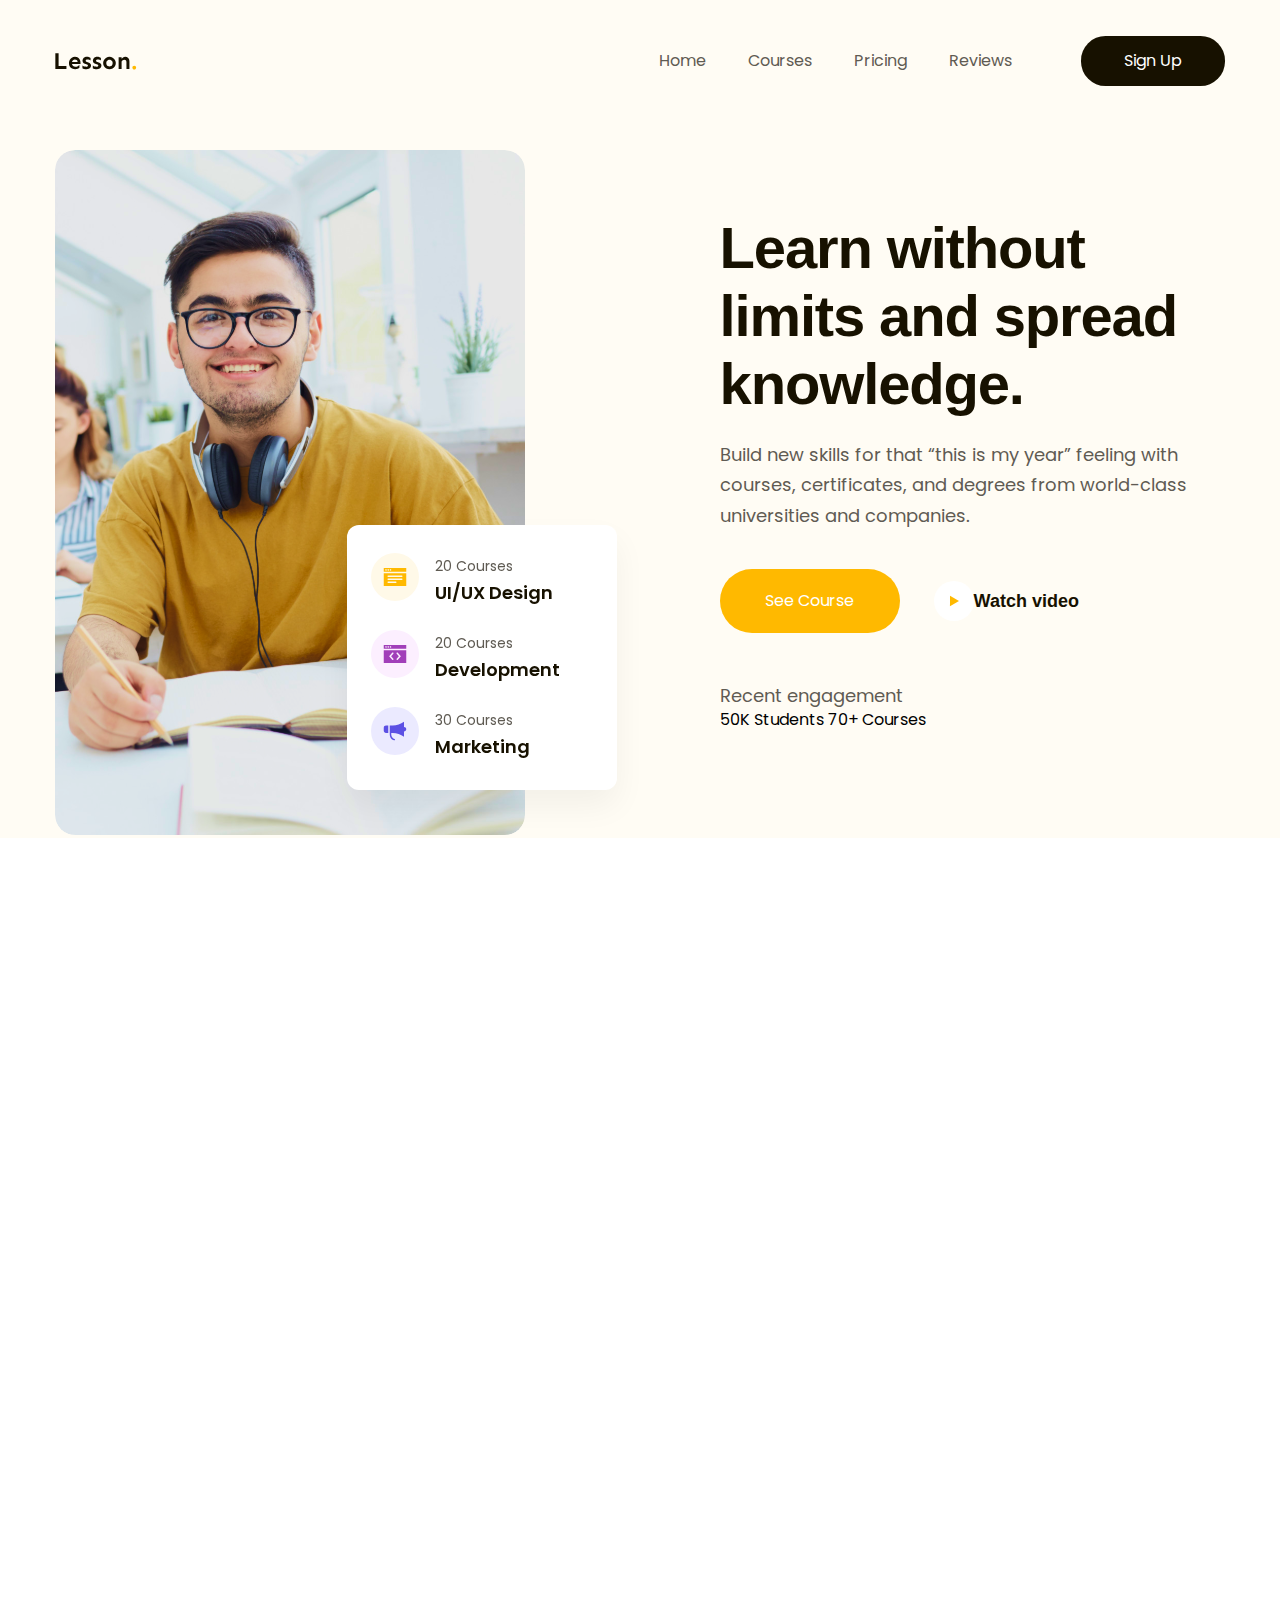
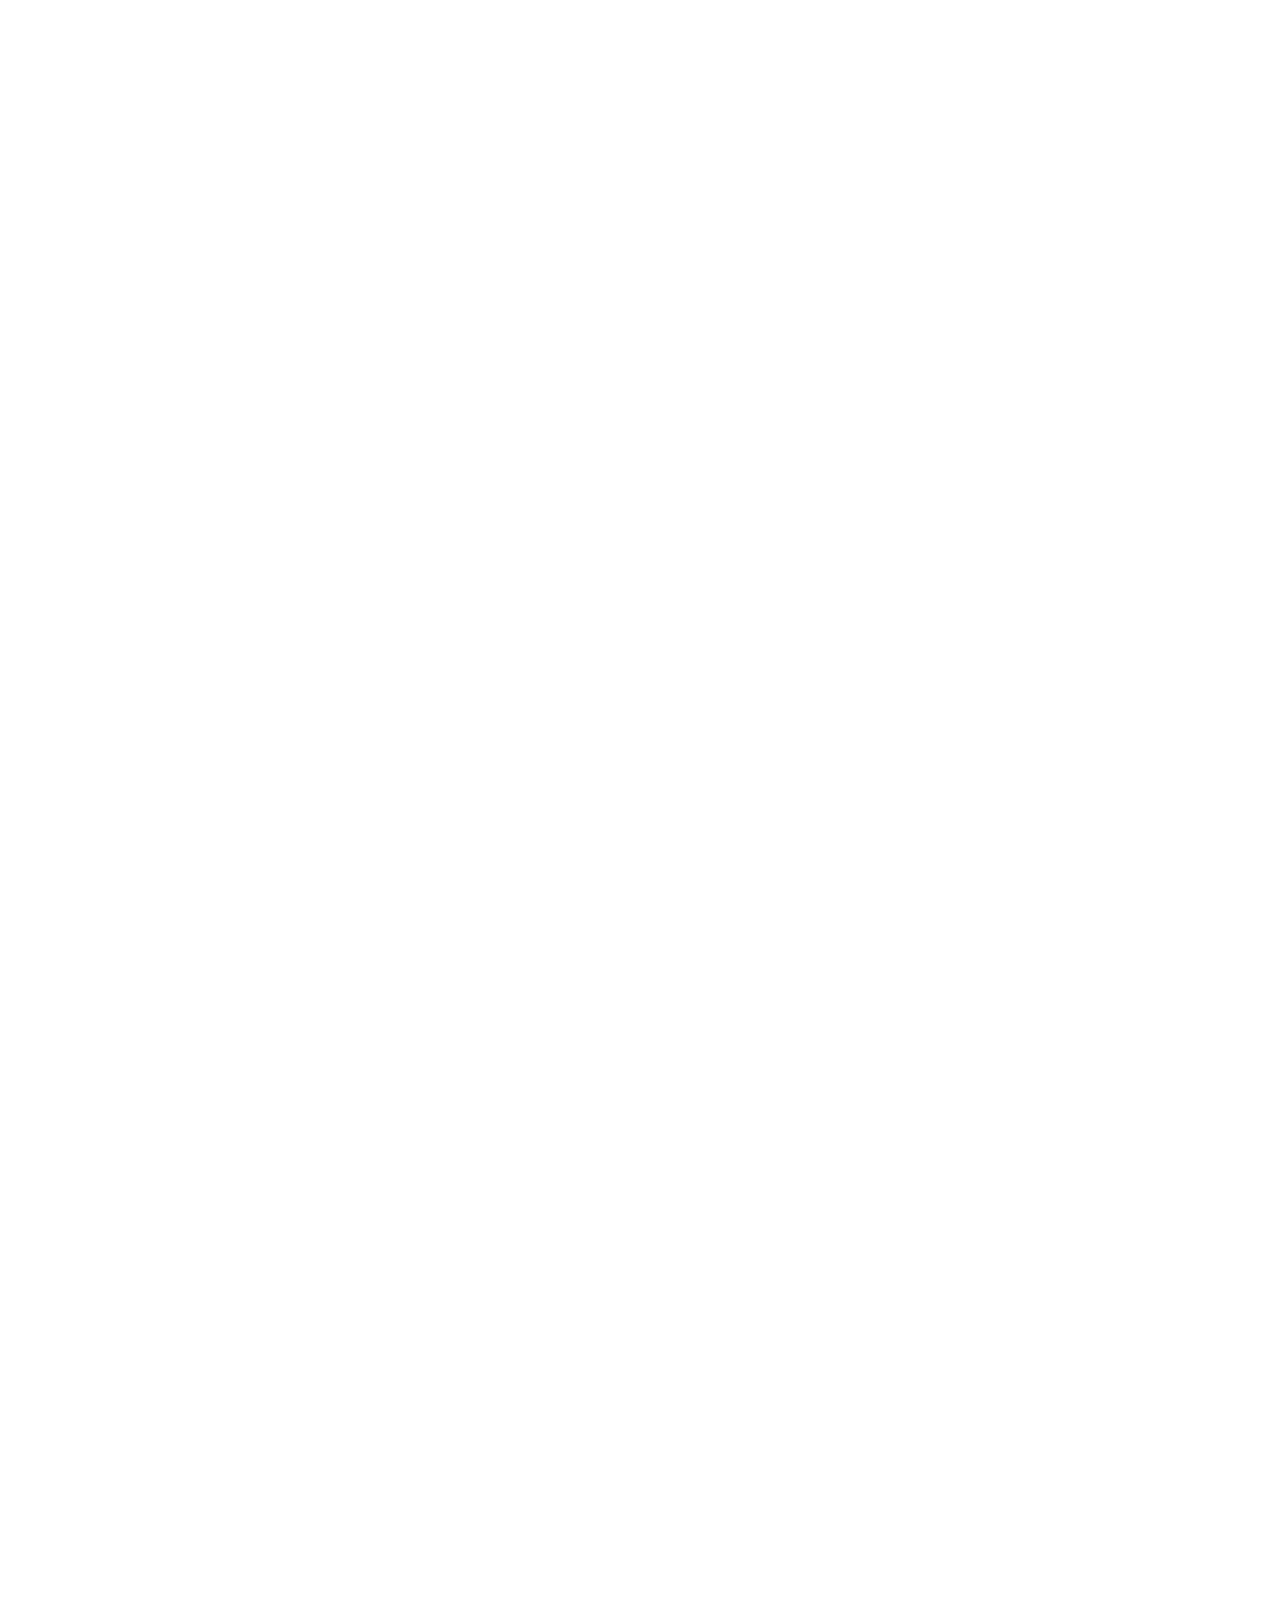
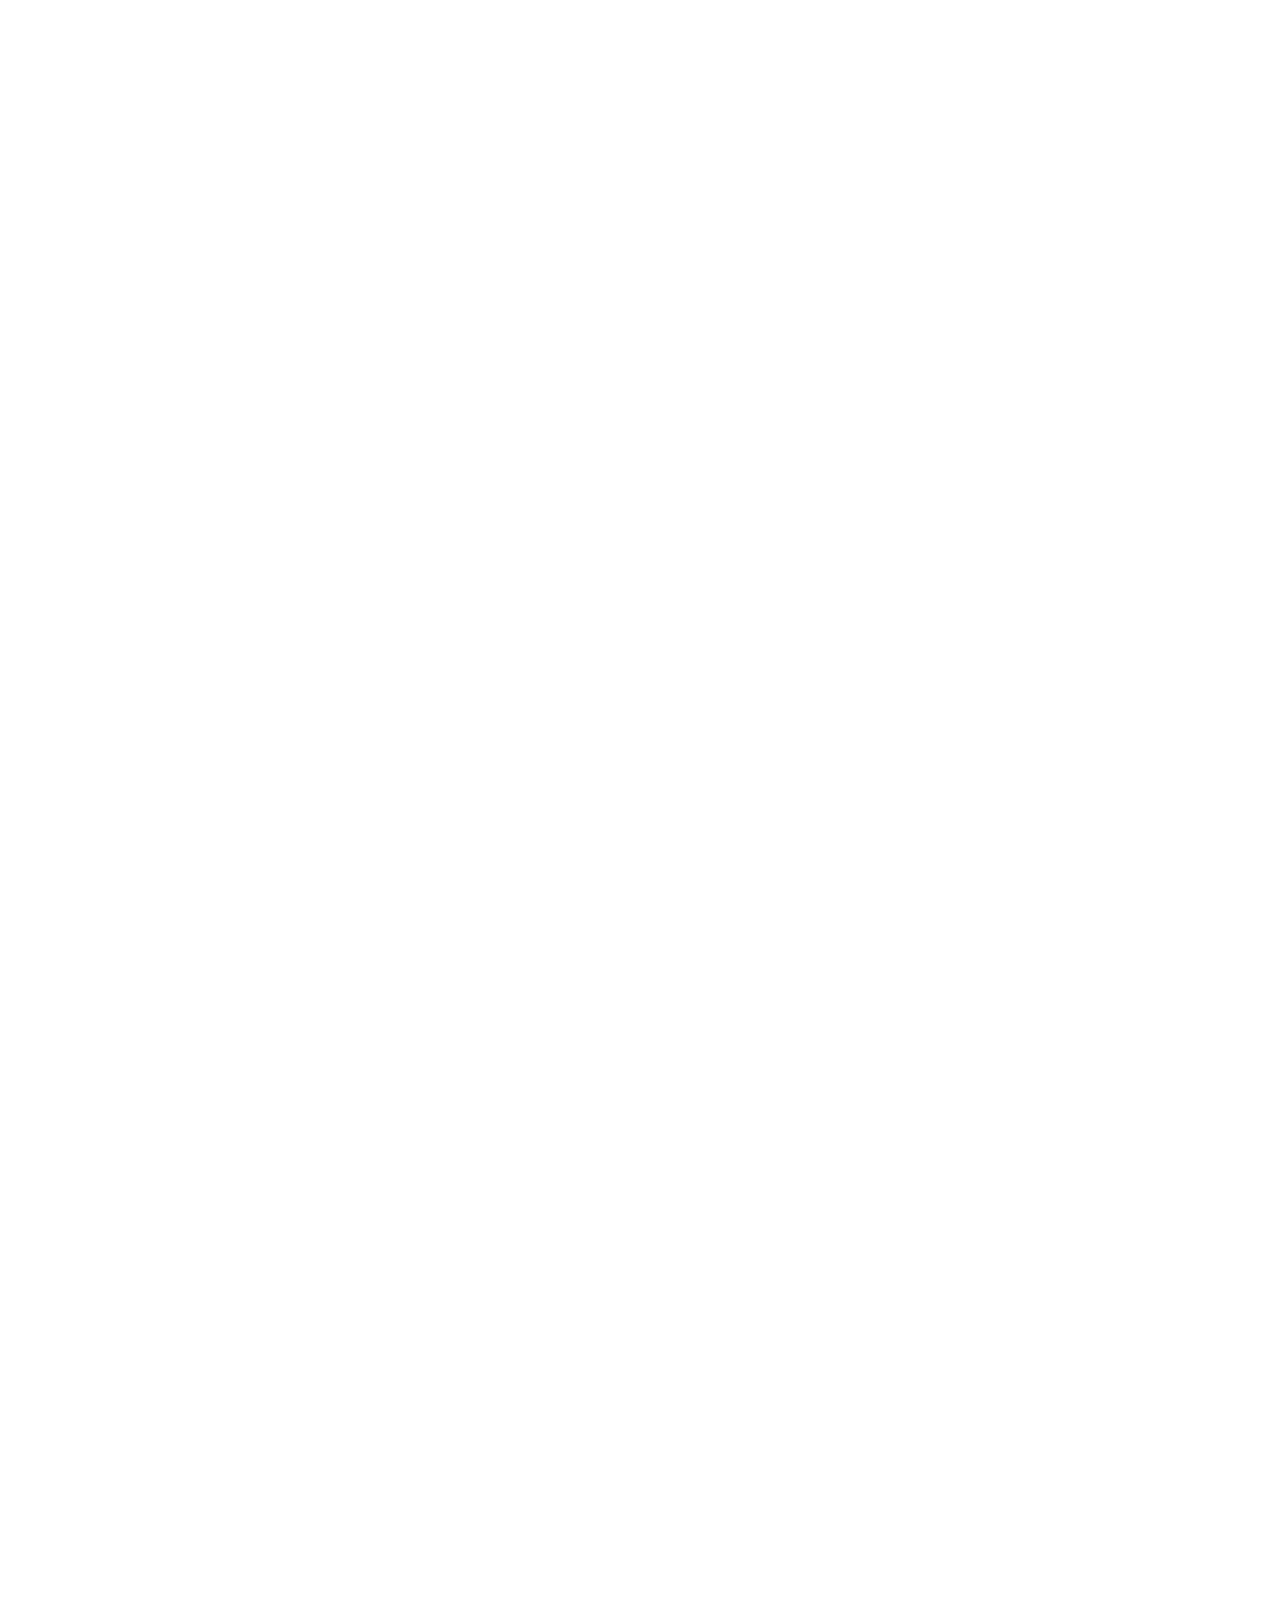
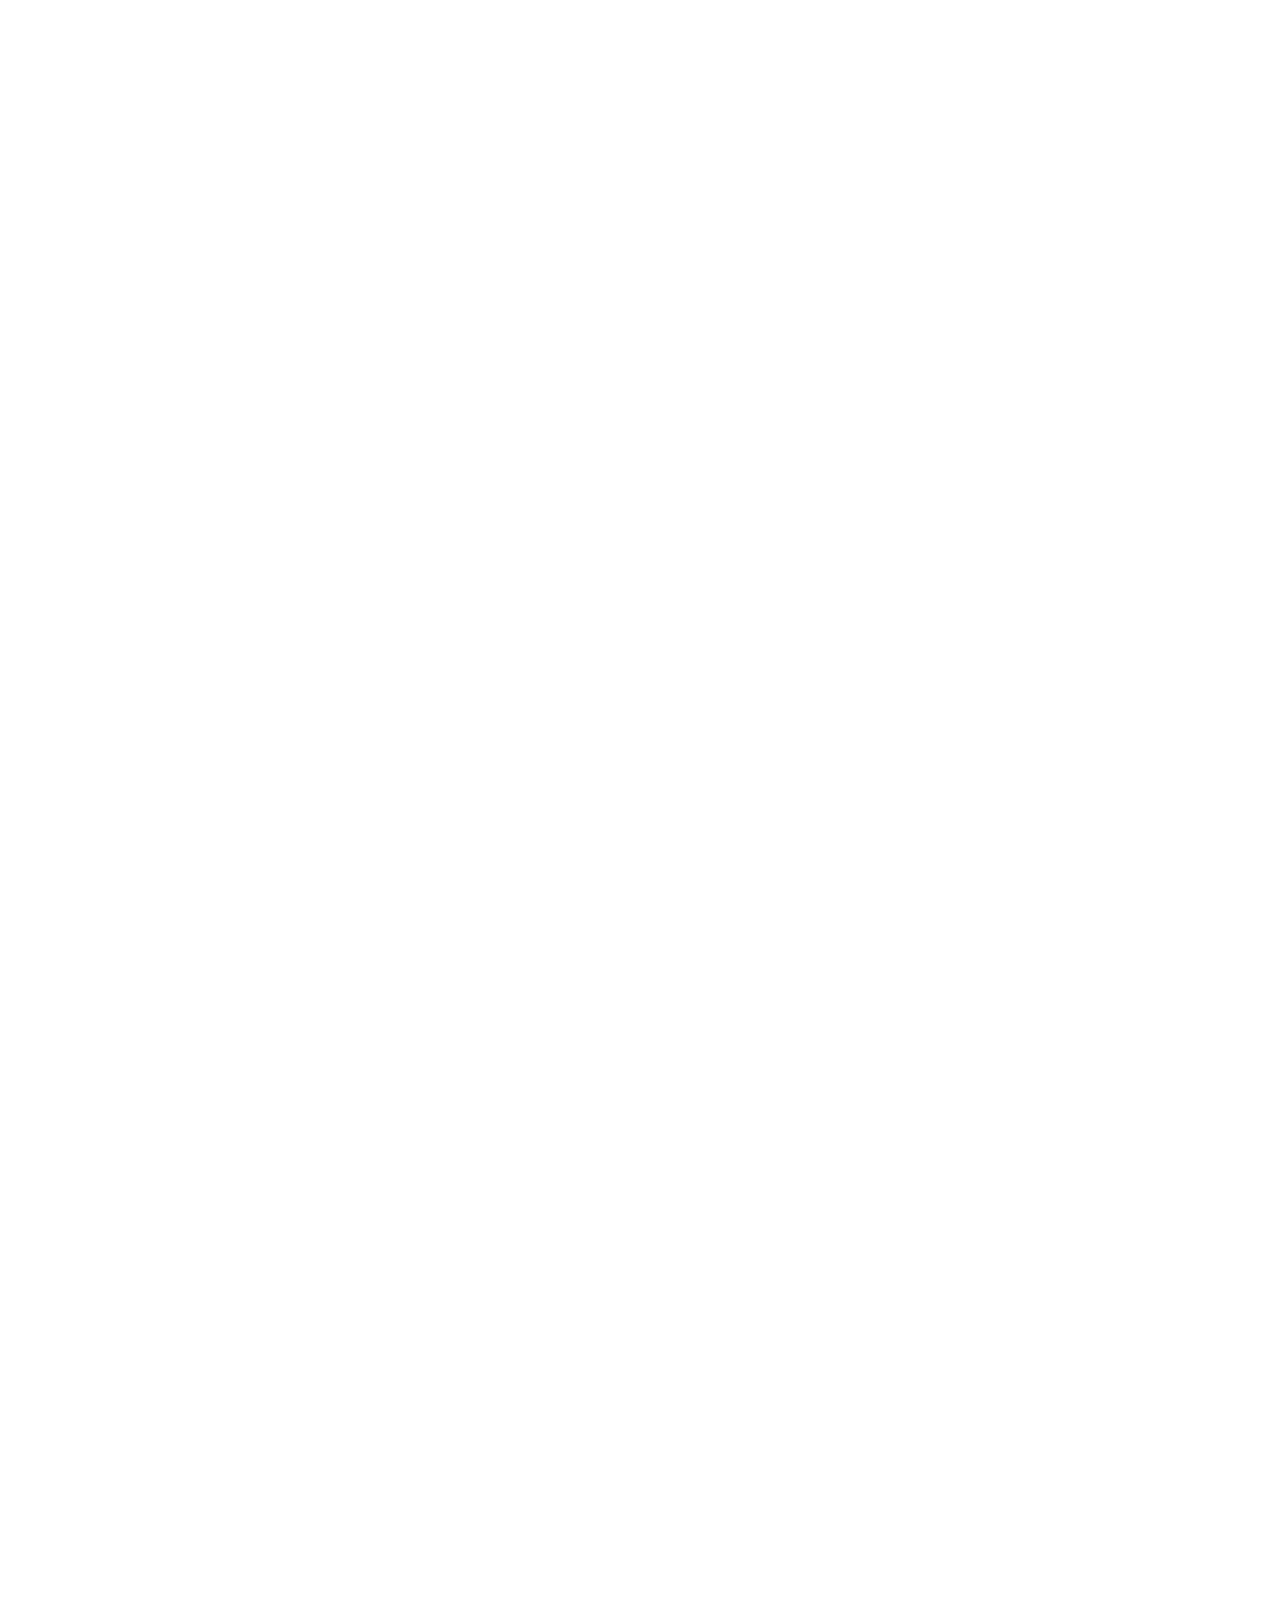
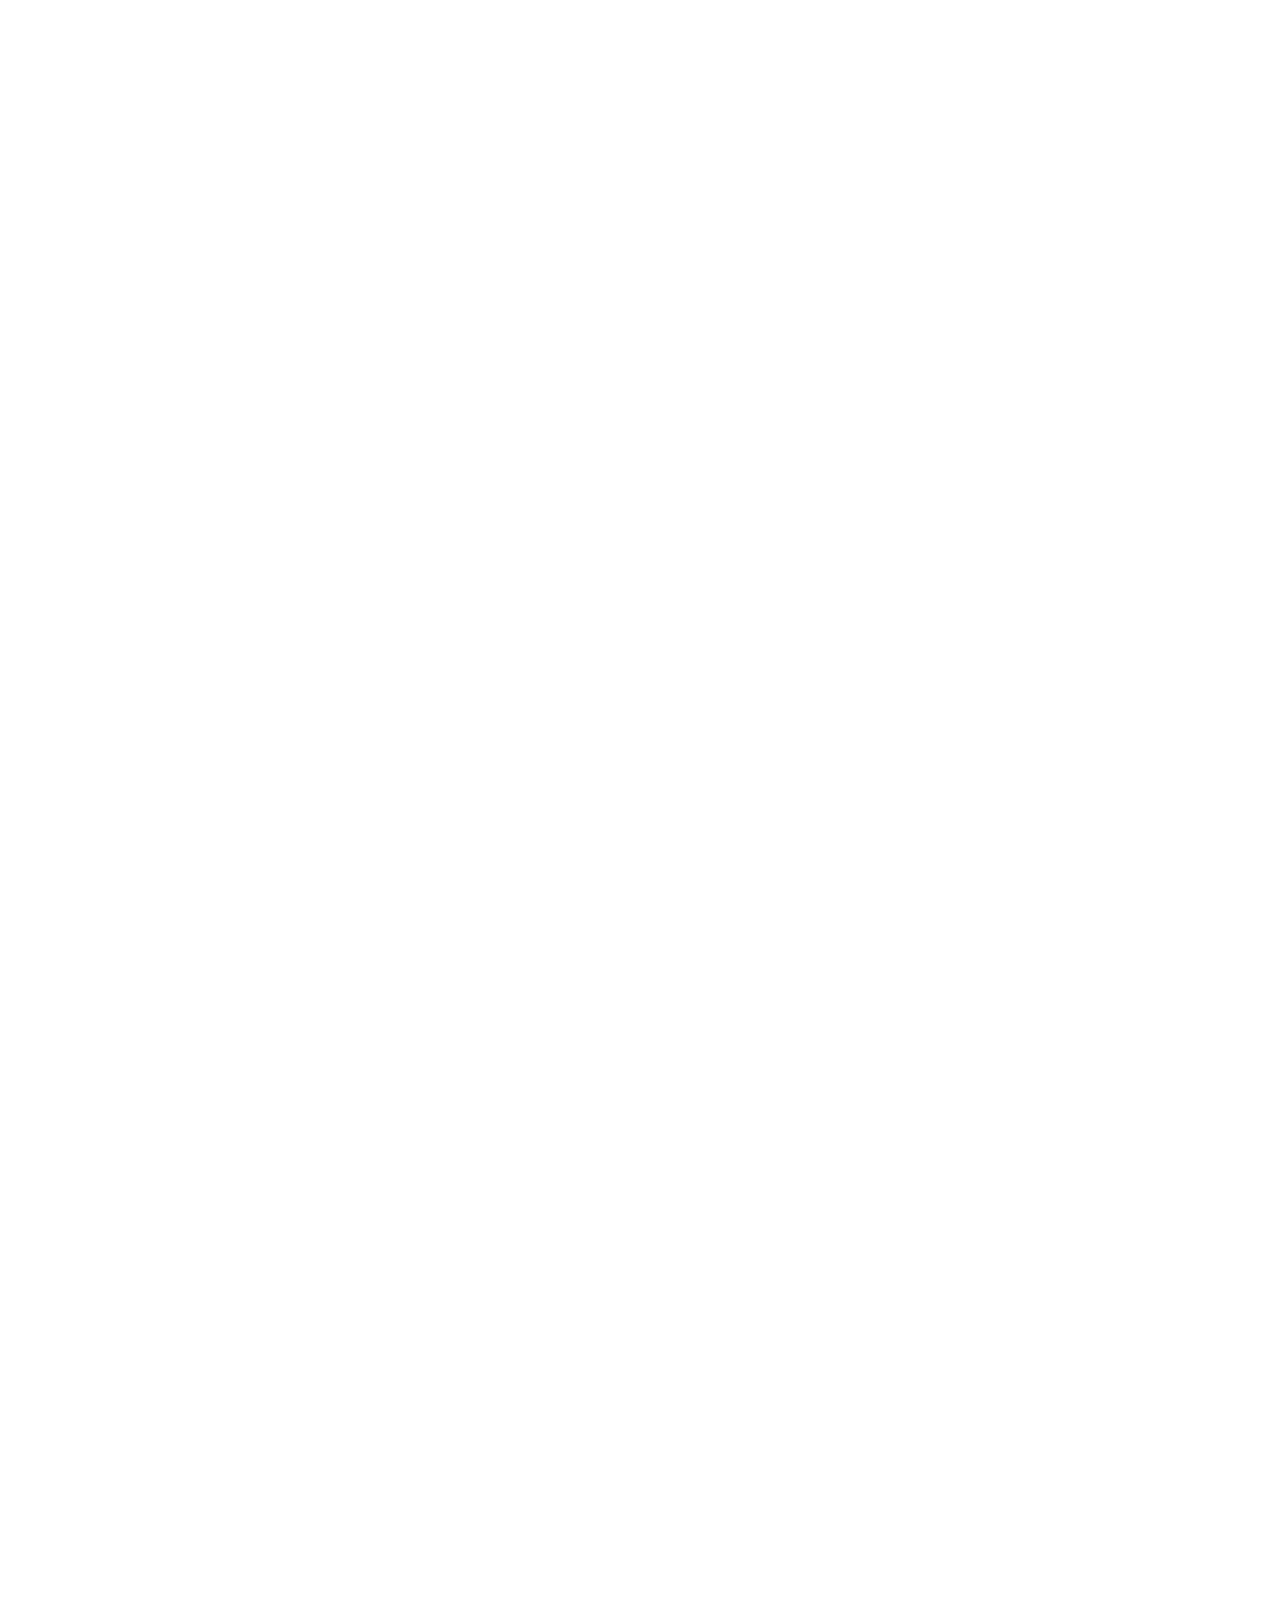
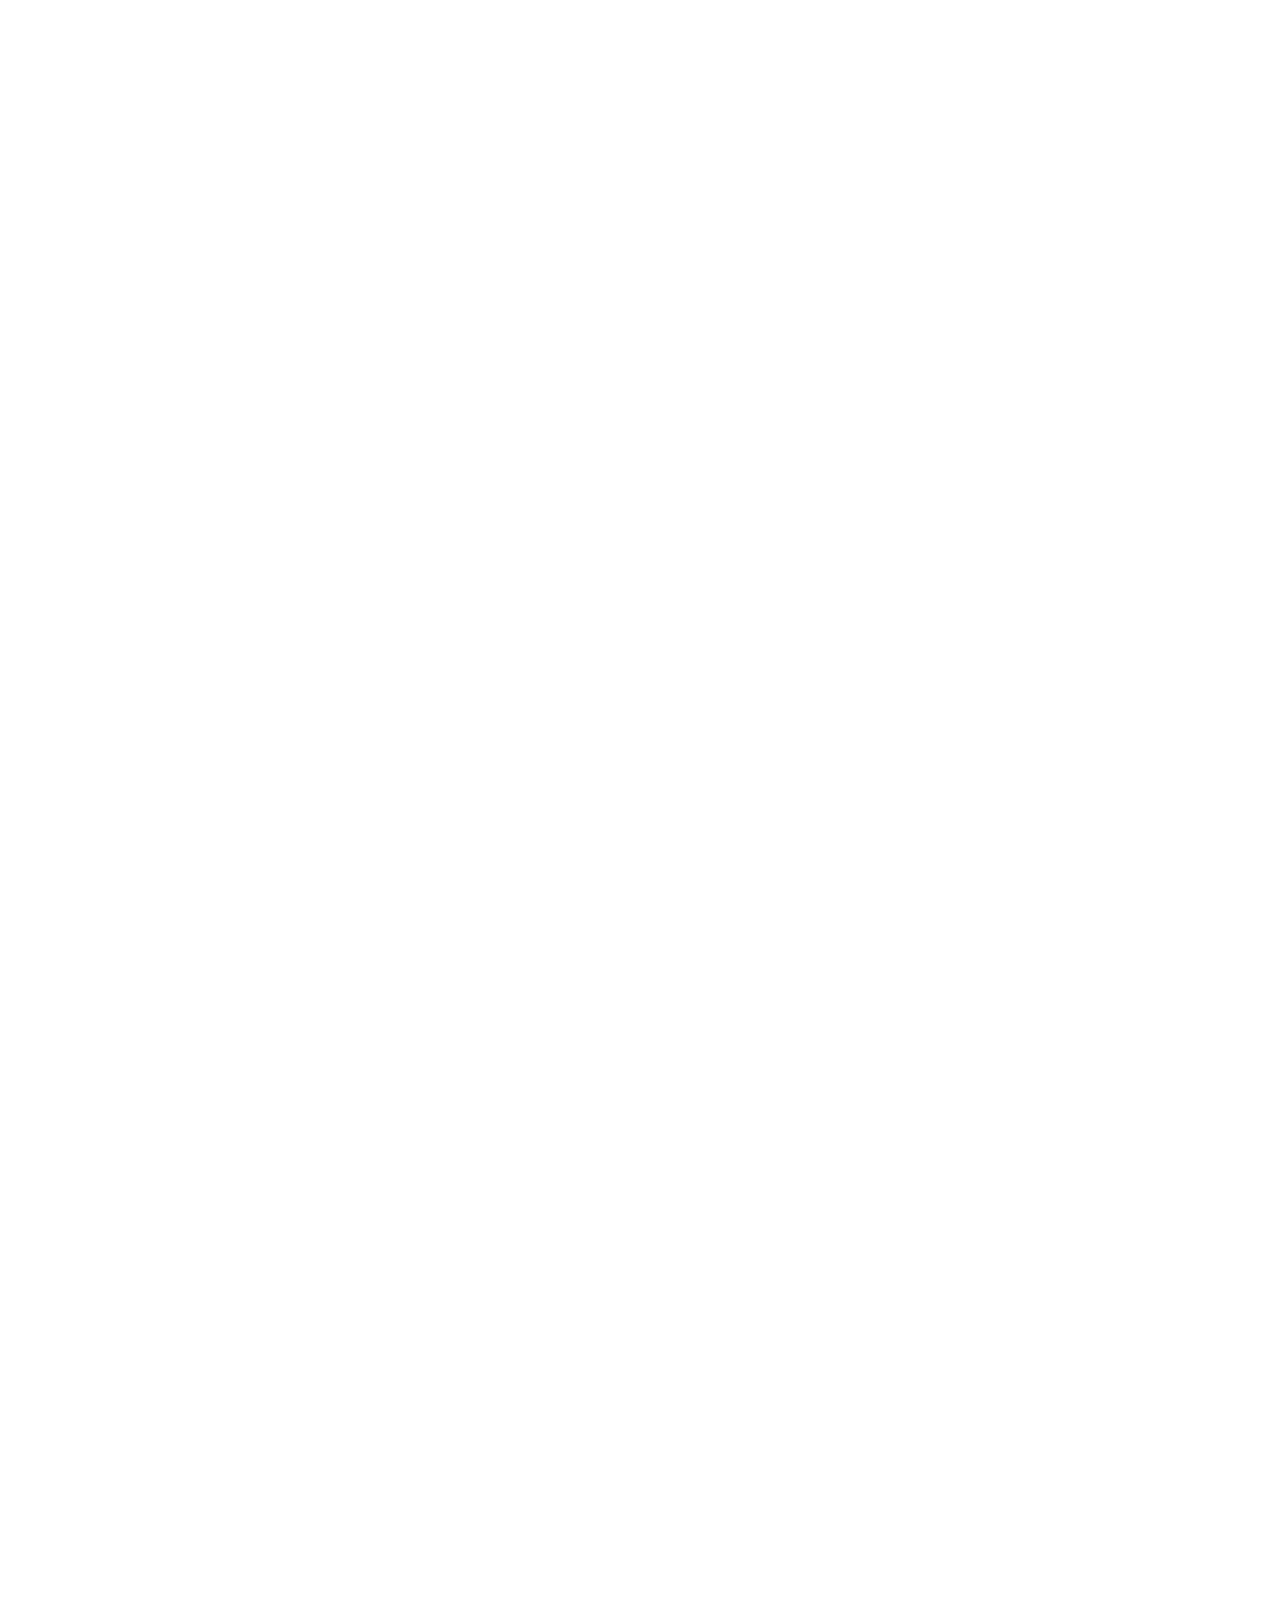
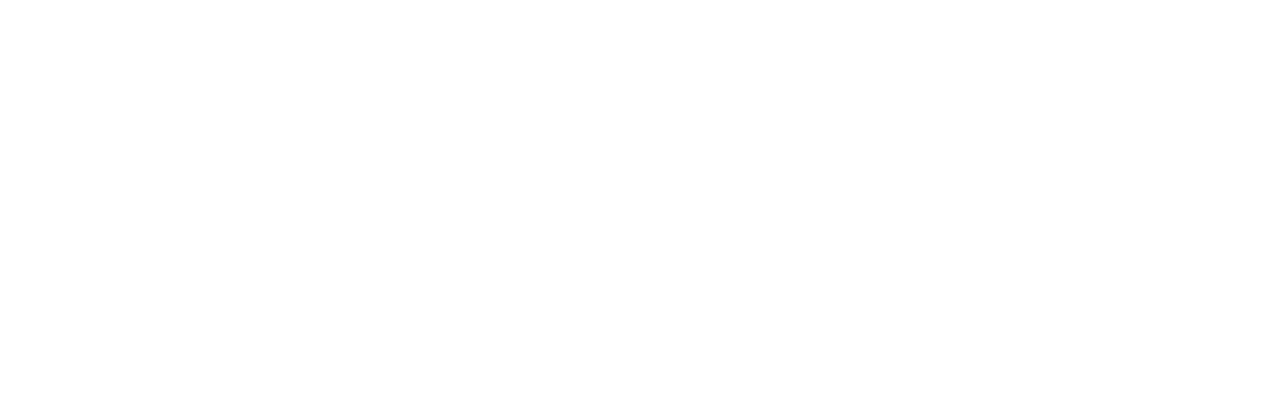
<file: index.html>
<!DOCTYPE html>
<html lang="en">
  <head>
    <meta charset="UTF-8" />
    <meta name="viewport" content="width=device-width, initial-scale=1.0" />
    <title>Project02</title>
    <!-- Reset css -->
    <link rel="stylesheet" href="./assets/css/reset.css" />

    <!-- Styles -->
    <link rel="stylesheet" href="./assets/css/styles.css" />

    <!-- Font -->
    <link rel="preconnect" href="https://fonts.googleapis.com" />
    <link rel="preconnect" href="https://fonts.gstatic.com" crossorigin />
    <link
      href="https://fonts.googleapis.com/css2?family=Poppins:ital,wght@0,400;0,500;0,600;0,700;1,400&family=Sen:wght@700&display=swap"
      rel="stylesheet"
    />
  </head>
  <body>
    <main style="height: 10000px">
      <!-- Header -->
      <header class="header fixed">
        <div class="main-content">
          <nav class="navbar">
            <!-- logo -->
            <img src="./assets/img/Logo.svg" alt="Lesson." class="Lesson" />
            <ul>
              <li class="myLink">
                <a href="#!" class="sp">Home</a>
              </li>
              <li class="myLink"><a href="#!" class="sp">Courses</a></li>
              <li class="myLink"><a href="#!" class="sp">Pricing</a></li>
              <li class="myLink"><a href="#!" class="sp">Reviews</a></li>
            </ul>
            <div class="action">
              <a href="/signup.html" class="btn sign-up" target="_blank"
                >Sign Up</a
              >
            </div>
          </nav>
        </div>
      </header>
      <!-- Hero -->
      <div class="Hero">
        <div class="main-content">
          <div class="body">
            <!-- hero left -->
            <div class="media">
              <img
                src="./assets/img/media-hero.svg"
                alt="Learn without limits and spread knowledge."
                class="img"
              />
              <div class="hero-summary">
                <!-- block-note 1 -->
                <div class="block-note">
                  <!-- icon-hero -->
                  <div class="icon">
                    <img
                      src="./assets/img/icon-hero1.svg"
                      alt="icon"
                      class="icon-hero"
                    />
                  </div>
                  <!-- note-hero -->
                  <div class="info">
                    <p class="label">20 Courses</p>
                    <p class="title">UI/UX Design</p>
                  </div>
                </div>
                <!-- block-note2 -->
                <div class="block-note">
                  <!-- icon-hero -->
                  <div class="icon">
                    <img
                      src="./assets/img/icon-hero2.svg"
                      alt="icon"
                      class="icon-hero"
                    />
                  </div>
                  <!-- note-hero -->
                  <div class="info">
                    <p class="label">20 Courses</p>
                    <p class="title">Development</p>
                  </div>
                </div>
                <!-- block-note3 -->
                <div class="block-note">
                  <!-- icon-hero -->
                  <div class="icon">
                    <img
                      src="./assets/img/icon-hero3.svg"
                      alt="icon"
                      class="icon-hero"
                    />
                  </div>
                  <!-- note-hero -->
                  <div class="info">
                    <p class="label">30 Courses</p>
                    <p class="title">Marketing</p>
                  </div>
                </div>
              </div>
            </div>

            <!-- hero right -->
            <div class="content-block">
              <h1 class="">Learn without limits and spread knowledge.</h1>
              <p class="note-Learn">
                Build new skills for that “this is my year” feeling with
                courses, certificates, and degrees from world-class universities
                and companies.
              </p>
              <div class="cta-group">
                <a href="#!" class="btn course">See Course</a>
                <button class="watch">
                  <div class="icon">
                    <img
                      src="./assets/img/Polygon 2.svg"
                      alt="Watch video"
                      class="video"
                    />
                  </div>
                  <span>Watch video</span>
                </button>
              </div>
              <p class="engagement">Recent engagement</p>
              <p class="desc">
                  <strong>50K</strong> Students
                  <strong>70+</strong> Courses
              </p>
                  </div>
                </div>
              </div>
            </div>
          </div>
        </div>
      </div>
    </main>
  </body>
  <!-- Script -->
  <script>
    const links = document.querySelectorAll(".myLink");
    // chọn hết toàn bộ
    // duyet vong lap
    links.forEach((link) => {
      link.addEventListener("mouseover", () => {
        link.classList.add("active");
      });

      link.addEventListener("mouseout", () => {
        link.classList.remove("active");
      });
    });
  </script>
</html>
</file>
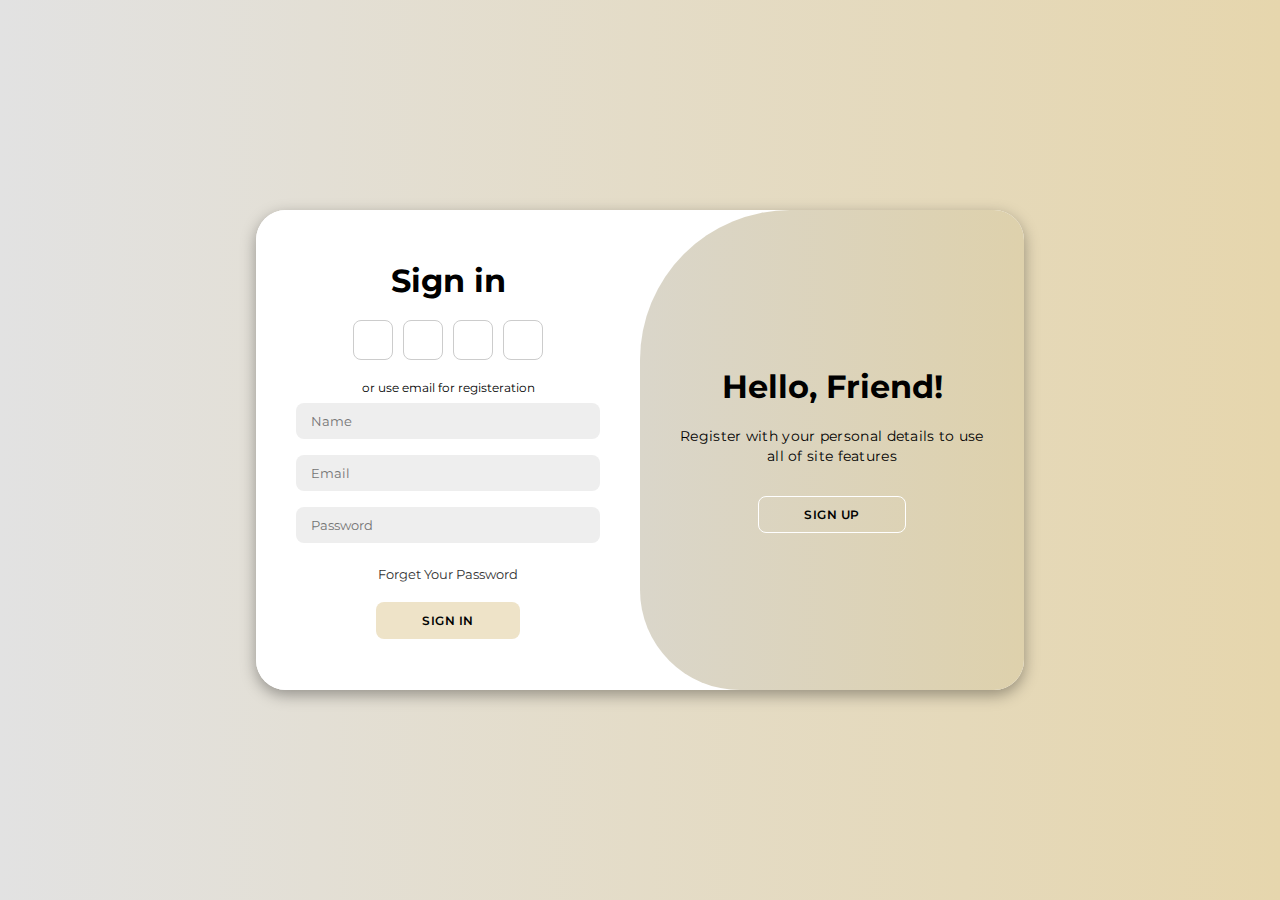
<file: signup.html>
<!DOCTYPE html>
<html lang="en">
  <head>
    <meta charset="UTF-8" />
    <meta name="viewport" content="width=device-width, initial-scale=1.0" />
    <link rel="stylesheet" href="./assets/css/signup-styles.css" />
    <title>Sign up</title>
    <!-- Font -->
    <link rel="preconnect" href="https://fonts.googleapis.com" />
    <link rel="preconnect" href="https://fonts.gstatic.com" crossorigin />
    <link
      href="https://fonts.googleapis.com/css2?family=Montserrat:ital,wght@0,100..900;1,100..900&display=swap"
      rel="stylesheet"
    />
  </head>
  <body>
    <div class="container" id="container">
      <!-- Sign up -->
      <div class="form-container sign-up">
        <form>
          <h1>Create Account</h1>
          <div class="social-icons">
            <a href="#!" class="icon"><i class="fa-brands fa-github"></i></a>
            <a href="#" class="icon"><i class="fa-brands fa-github"></i></a>
            <a href="#" class="icon"><i class="fa-brands fa-github"></i></a>
            <a href="#" class="icon"
              ><i class="fa-brands fa-linkedin-in"></i
            ></a>
          </div>
          <span>or use email for registeration</span>
          <input type="text" placeholder="Name" />
          <input type="email" placeholder="Email" />
          <input type="password" placeholder="Password" />
          <button>Sign up</button>
        </form>
      </div>
      <!-- Sign in -->
      <div class="form-container sign-in">
        <form>
          <h1>Sign in</h1>
          <div class="social-icons">
            <a href="#" class="icon"
              ><i class="fa-brands fa-google-plus-g"></i
            ></a>
            <a href="#" class="icon"><i class="fa-brands fa-facebool-f"></i></a>
            <a href="#" class="icon"><i class="fa-brands fa-github"></i></a>
            <a href="#" class="icon"
              ><i class="fa-brands fa-linkedin-in"></i
            ></a>
          </div>
          <span>or use email for registeration</span>
          <input type="text" placeholder="Name" />
          <input type="email" placeholder="Email" />
          <input type="password" placeholder="Password" />
          <a href="#!">Forget Your Password</a>
          <button>Sign in</button>
        </form>
      </div>
      <!-- toogle -->
      <div class="toggle-container">
        <div class="toggle">
          <div class="toggle-panel toggle-left">
            <h1>Welcome Back!</h1>
            <p>Enter your personal details to use all of site features</p>
            <button class="hidden" id="login">Sign in</button>
          </div>
          <div class="toggle-panel toggle-right">
            <h1>Hello, Friend!</h1>
            <p>
              Register with your personal details to use all of site features
            </p>
            <button class="hidden" id="register">Sign up</button>
          </div>
        </div>
      </div>
    </div>
    <script src="/signup.js"></script>
  </body>
</html>
</file>
<file: assets/css/styles.css>
* {
  box-sizing: border-box;
  /* Giúp tránh lỗi giao diện bị phình to.
      Dễ kiểm soát kích thước phần tử. 
      Phù hợp với thiết kế responsive. */
}

html {
  font-size: 62.5%;
  /* Lúc này, 1rem = 10px thay vì 16px. */
  /* để có thể quy đổi ra rem */
}

body {
  font-size: 1.6rem;
  font-family: "Poppins", sans-serif;
}

/* ------Common--------- */

a {
  text-decoration: none;
  color: inherit;
  font-family: inherit;
}

.btn {
  display: inline-block;
  background: #171100;
  text-align: center;
  color: #ffffff;
  border-radius: 24.5px;
  min-width: 118px;
  min-height: 50px;
  display: flex;
  align-items: center;
  justify-content: center;
  cursor: pointer;
}

.btn:hover {
  opacity: 0.9;
}

.main-content {
  width: 1170px;
  max-width: calc(100% - 48px);
  /* làm cho trang có thể phóng to thu nhỏ */
  margin-left: auto;
  margin-right: auto;
}

/* ------Header--------- */

.header {
  background: #fffcf4;
}

.header.fixed {
  position: sticky;
  top: -28px;
}

/* ----------Navbar----------- */

.navbar {
  display: flex;
  align-items: center;
  padding: 36px 0 8px;
}

.navbar ul {
  margin-left: auto;
  display: flex;
  align-items: center;
}

.navbar a {
  padding: 8px 21px;
  font-size: 1.6rem;
  position: relative;
}

.navbar li a:hover,
.navbar li.active a {
  color: #171100;
  font-weight: 600;
}

.navbar li.active a::after {
  content: "";
  left: 21px;
  bottom: 6px;
  background-color: #171100;
  display: block;
  position: absolute;
  border-radius: 1px;
  width: 12px;
  height: 2px;
}

.navbar .sp {
  color: #5f5b53;
  font-size: 1.6rem;
  line-height: 1.75;
  font-weight: 400;
}

.sign-up {
  margin-left: 48px;
  min-width: 144px;
}

/* -----Hero------- */

.Hero {
  padding-top: 56px;
  background: #fffcf4;
}

.Hero .body {
  display: flex;
}

.Hero .media {
  width: 48%;
  position: relative;
}

.Hero .content-block {
  width: 52%;
}

.Hero .media .img {
  left: 0;
  width: 470px;
  height: 685px;
  object-fit: cover;
  border-radius: 20px;
}

.Hero .hero-summary {
  background: white;
  position: absolute;
  right: 0;
  bottom: 48px;
  width: 270px;
  border-radius: 12px;
  padding: 28px 24px;
  box-shadow: 0px 16px 32px 0px rgba(0, 0, 0, 0.05);
}

.Hero .block-note {
  display: flex;
}

.Hero .block-note + .block-note {
  margin-top: 22px;
}

.hero-summary .icon {
  background: #fff9e8;
  border-radius: 50%;
  width: 48px;
  height: 48px;
  display: flex;
  align-items: center;
  justify-content: center;
}

.hero-summary .block-note:nth-of-type(2) .icon {
  background: #fcefff;
}

.hero-summary .block-note:nth-of-type(3) .icon {
  background: #ebeaff;
}

.Hero .info {
  margin-left: 16px;
}

.Hero .info .label {
  color: #5f5b53;
  font-size: 1.4rem;
  line-height: 1.87;
  font-weight: 400;
}

.Hero .info .title {
  color: #171100;
  font-size: 1.8rem;
  line-height: 1.6;
  font-weight: 600;
}

.Hero .content-block {
  padding: 64px 0 0 103px;
}

.Hero h1 {
  color: #171100;
  font-family: "Sen-Bold", sans-serif;
  font-size: 5.8rem;
  line-height: 1.17;
  letter-spacing: -0.02em;
  font-weight: 700;
}

.Hero .note-Learn {
  margin: 22px 0;
  color: #5f5b53;
  font-size: 1.8rem;
  line-height: 1.7;
  font-weight: 400;
}

.Hero .cta-group {
  margin: 38px 0 48px;
  display: flex;
  align-items: center;
}

.Hero .course {
  background: #ffb900;
  border-radius: 32px;
  min-width: 180px;
  line-height: 64px;
}

.Hero .watch {
  border: none;
  background: #fffcf4;
  margin-left: 28px;
  display: flex;
  align-items: center;
  overflow: visible;
  cursor: pointer;
}

.Hero .watch .icon {
  background-color: rgba(255, 255, 255, 0.979);
  width: 40px;
  height: 40px;
  overflow: visible;
  border-radius: 50%;
  display: flex;
  align-items: center;
  justify-content: center;
}

.Hero .watch span {
  margin-left: 14 px;
  color: #171100;
  font-size: 1.8rem;
  line-height: 1.7;
  font-weight: 600;
}

.Hero .engagement {
  color: #5f5b53;
  font-size: 1.8rem;
  line-height: 1.7;
  font-weight: 400;
}
</file>
<file: assets/css/signup-styles.css>
* {
  margin: 0;
  padding: 0;
  box-sizing: border-box;
  font-family: "Montserrat", sans-serif;
}

body {
  background-color: #fffcf4;
  background: linear-gradient(to right, #e2e2e2, #e6d6ad);
  display: flex;
  align-items: center;
  justify-content: center;
  flex-direction: column;
  height: 100vh;
}

.container {
  background-color: #fff;
  border-radius: 30px;
  box-shadow: 0 5px 15px rgba(0, 0, 0, 0.35);
  position: relative;
  overflow: hidden;
  width: 768px;
  max-width: 100%;
  min-height: 480px;
}

.container p {
  font-size: 14px;
  line-height: 20px;
  letter-spacing: 0.3px;
  margin: 20px 0;
}

.container span {
  font-size: 12px;
}

.container a {
  color: #333;
  font-size: 13px;
  text-decoration: none;
  margin: 15px 0 10px;
}

.container button {
  background-color: #eee3c8;
  color: black;
  font-size: 12px;
  padding: 10px 45px;
  border: 1px solid transparent;
  border-radius: 8px;
  font-weight: 600;
  letter-spacing: 0.5px;
  text-transform: uppercase;
  margin-top: 10px;
  cursor: pointer;
}

.container button.hidden {
  background-color: transparent;
  border-color: #fff;
}

.container form {
  background-color: #fff;
  display: flex;
  align-items: center;
  justify-content: center;
  flex-direction: column;
  padding: 0 40px;
  height: 100%;
}

.container input {
  background-color: #eee;
  border: none;
  margin: 8px 0;
  padding: 10px 15px;
  font-size: 13px;
  border-radius: 8px;
  width: 100%;
  outline: none;
  /* xoa vien xanh khi click vao input */
}

.form-container {
  position: absolute;
  top: 0;
  height: 100%;
  transition: all 0.6s ease-in-out;
}

.sign-in {
  left: 0;
  width: 50%;
  z-index: 2;
}

.container.active .sign-in {
  transform: translateX(100%);
  /* truot sang phai het toan bo chieu rong cua no */
}

.sign-up {
  left: 0;
  width: 50%;
  opacity: 0;
  z-index: 1;
}

.container.active .sign-up {
  transform: translateX(100%);
  opacity: 1;
  z-index: 5;
  animation: move 0.6s;
  /* truot sang phai het toan bo chieu rong cua no */
}

@keyframes move {
  0%,
  49.99% {
    opacity: 0;
    z-index: 1;
  }
  50%,
  100% {
    opacity: 1;
    z-index: 5;
  }
  /* 🔹 Phân tích từng bước trong Animation:
1️⃣ Giai đoạn đầu (0% - 49.99%)

opacity: 0; → Form bị ẩn hoàn toàn trong nửa đầu hiệu ứng.
z-index: 1; → Đảm bảo form Đăng ký (sign-up) nằm dưới form Đăng nhập (sign-in).
2️⃣ Giai đoạn sau (50% - 100%)

opacity: 1; → Form hiện rõ ra sau 50% thời gian hiệu ứng.
z-index: 5; → Đưa form lên trên cùng để người dùng có thể tương tác. */
}

.social-icons {
  margin: 20px 0;
}

.social-icons a {
  border: 1px solid #ccc;
  border-radius: 20%;
  display: inline-flex;
  justify-content: center;
  align-items: center;
  margin: 0 3px;
  width: 40px;
  height: 40px;
}

.toggle-container {
  position: absolute;
  top: 0;
  left: 50%;
  width: 50%;
  height: 100%;
  overflow: hidden;
  transition: all 0.6s ease-in-out;
  border-radius: 150px 0 0 100px;
  z-index: 1000;
}

.container.active .toggle-container {
  transform: translateX(-100%);
  border-radius: 0 150px 100px 0;
}

.toggle {
  background-color: #b19a5a;
  height: 100%;
  background: linear-gradient(to right, #dad6ca, #e2cc8e);
  color: black;
  left: -100%;
  height: 100%;
  width: 200%;
  transform: translateX(0);
  transition: all 0.6s ease-in-out;
}

.container.active .toggle {
  transform: translateX(-50%);
}

.toggle-panel {
  position: absolute;
  width: 50%;
  height: 100%;
  display: flex;
  text-align: center;
  align-items: center;
  justify-content: center;
  flex-direction: column;
  padding: 0 30px;
  text-align: center;
  top: 0;
  transform: translateX(0);
  transition: all 0.6s ease-in-out;
}

.toggle-left {
  transform: translateX(-100%);
}

.container.active .toggle-left {
  transform: translateX(100%);
}

.toggle-right {
  transform: translateX(0);
}

.container.active .toggle-right {
  transform: translateX(200%);
}
</file>
